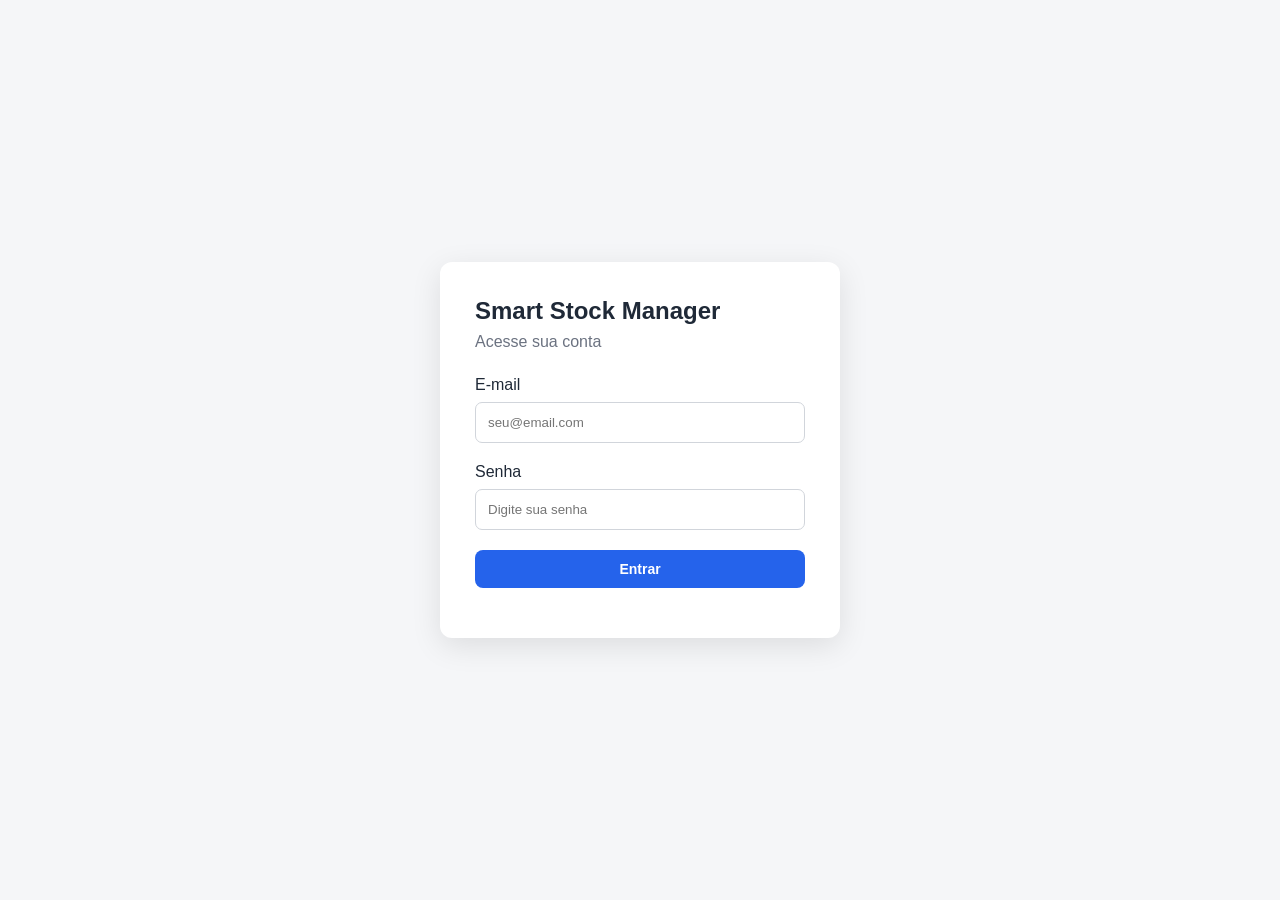
<file: Frontend/login.html>
<!DOCTYPE html>
<html lang="pt-BR">

<head>

    <meta charset="UTF-8">

    <meta
        name="viewport"
        content="width=device-width, initial-scale=1.0"
    >

    <title>Login - Smart Stock Manager</title>

    <link
        rel="stylesheet"
        href="css/style.css"
    >

</head>

<body class="login-page">

    <main class="login-container">

        <section class="login-card">

            <h1>Smart Stock Manager</h1>

            <p class="login-subtitle">
                Acesse sua conta
            </p>

            <form id="login-form">

                <label for="email">
                    E-mail
                </label>

                <input
                    type="email"
                    id="email"
                    placeholder="seu@email.com"
                    required
                >

                <label for="password">
                    Senha
                </label>

                <input
                    type="password"
                    id="password"
                    placeholder="Digite sua senha"
                    required
                >

                <button type="submit">
                    Entrar
                </button>

            </form>

            <p id="login-message"></p>

        </section>

    </main>

    <script src="js/login.js"></script>

</body>

</html>
</file>
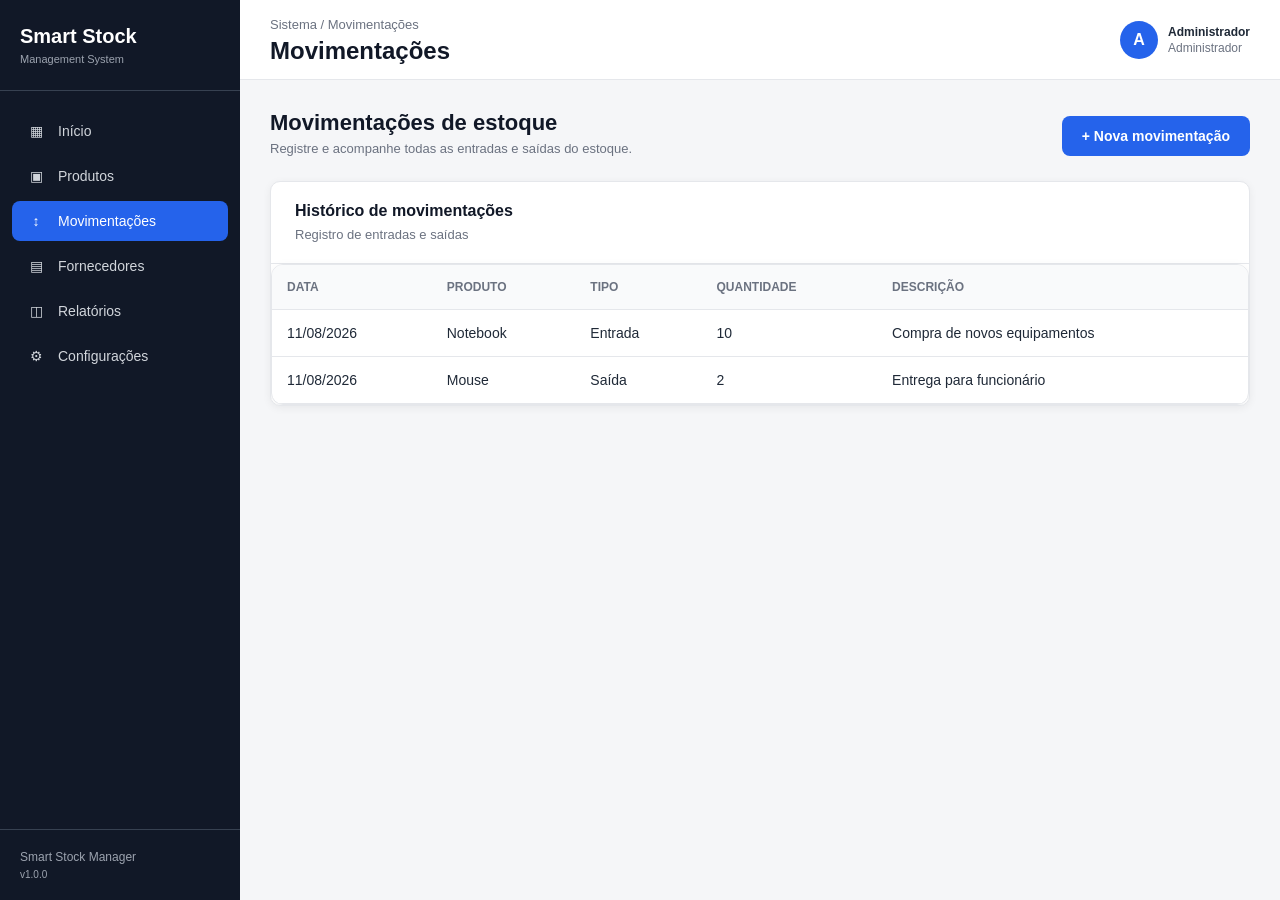
<file: Frontend/movements.html>
<!DOCTYPE html>
<html lang="pt-BR">

<head>

    <meta charset="UTF-8">

    <meta
        name="viewport"
        content="width=device-width, initial-scale=1.0"
    >

    <title>Movimentações - Smart Stock Manager</title>

    <link
        rel="stylesheet"
        href="css/style.css"
    >

</head>

<body>

<div class="app-layout">

    <!-- SIDEBAR -->

    <aside class="sidebar">

        <div class="sidebar-logo">

            <h2>
                Smart Stock
            </h2>

            <span>
                Management System
            </span>

        </div>


        <nav class="sidebar-menu">

            <a
                href="index.html"
                class="menu-item"
            >
                <span>▦</span>
                Início
            </a>


            <a
                href="products.html"
                class="menu-item"
            >
                <span>▣</span>
                Produtos
            </a>


            <a
                href="movements.html"
                class="menu-item active"
            >
                <span>↕</span>
                Movimentações
            </a>


            <a href="suppliers.html" class="menu-item">
    <span>▤</span>
    <span class="menu-text">Fornecedores</span>
</a>


            <a
                href="#"
                class="menu-item"
            >
                <span>◫</span>
                Relatórios
            </a>


            <a
                href="#"
                class="menu-item"
            >
                <span>⚙</span>
                Configurações
            </a>

        </nav>


        <div class="sidebar-footer">

            Smart Stock Manager

            <small>
                v1.0.0
            </small>

        </div>

    </aside>


    <!-- CONTEÚDO PRINCIPAL -->

    <div class="main-content">


        <!-- TOPBAR -->

        <header class="topbar">

            <div>

                <span class="breadcrumb">
                    Sistema / Movimentações
                </span>

                <h1>
                    Movimentações
                </h1>

            </div>


            <div class="user-area">

                <div class="user-avatar">
                    A
                </div>


                <div class="user-info">

                    <strong>
                        Administrador
                    </strong>

                    <span>
                        Administrador
                    </span>

                </div>

            </div>

        </header>


        <!-- CONTEÚDO -->

        <main class="dashboard-content">


            <div class="product-page-header">

                <div>

                    <h2>
                        Movimentações de estoque
                    </h2>

                    <p>
                        Registre e acompanhe todas as
                        entradas e saídas do estoque.
                    </p>

                </div>


                <button id="new-movement">

                    + Nova movimentação

                </button>

            </div>


            <!-- TABELA -->

            <section class="table-card">

                <div class="table-header">

                    <div>

                        <h3>
                            Histórico de movimentações
                        </h3>

                        <span>
                            Registro de entradas e saídas
                        </span>

                    </div>

                </div>


                <div class="table-container">

                    <table>

                        <thead>

                            <tr>

                                <th>
                                    Data
                                </th>

                                <th>
                                    Produto
                                </th>

                                <th>
                                    Tipo
                                </th>

                                <th>
                                    Quantidade
                                </th>

                                <th>
                                    Descrição
                                </th>

                            </tr>

                        </thead>


                        <tbody id="movement-list">

                            <!-- Movimentações inseridas pelo JavaScript -->

                        </tbody>

                    </table>

                </div>

            </section>

        </main>

    </div>

</div>


<!-- MODAL DE NOVA MOVIMENTAÇÃO -->

<div
    id="movement-modal"
    class="modal"
>

    <div class="modal-content">


        <div class="modal-header">

            <div>

                <h2>
                    Nova movimentação
                </h2>

                <span>
                    Registre uma entrada ou saída
                    de estoque.
                </span>

            </div>


            <button
                id="close-movement-modal"
                class="close-button"
                type="button"
            >
                ×
            </button>

        </div>


        <form id="movement-form">


            <label for="movement-product">
                Produto
            </label>

            <select
                id="movement-product"
                required
            >

                <option value="">
                    Selecione um produto
                </option>

            </select>


            <label for="movement-type">
                Tipo de movimentação
            </label>

            <select
                id="movement-type"
                required
            >

                <option value="">
                    Selecione o tipo
                </option>

                <option value="ENTRY">
                    Entrada
                </option>

                <option value="EXIT">
                    Saída
                </option>

            </select>


            <label for="movement-quantity">
                Quantidade
            </label>

            <input
                type="number"
                id="movement-quantity"
                min="1"
                placeholder="Ex: 10"
                required
            >


            <label for="movement-description">
                Descrição
            </label>

            <input
                type="text"
                id="movement-description"
                placeholder="Ex: compra de materiais"
                required
            >


            <button
                type="submit"
            >
                Registrar movimentação
            </button>


        </form>

    </div>

</div>


<script src="data/products.js"></script>

<script src="js/movements.js"></script>

</body>

</html>
</file>
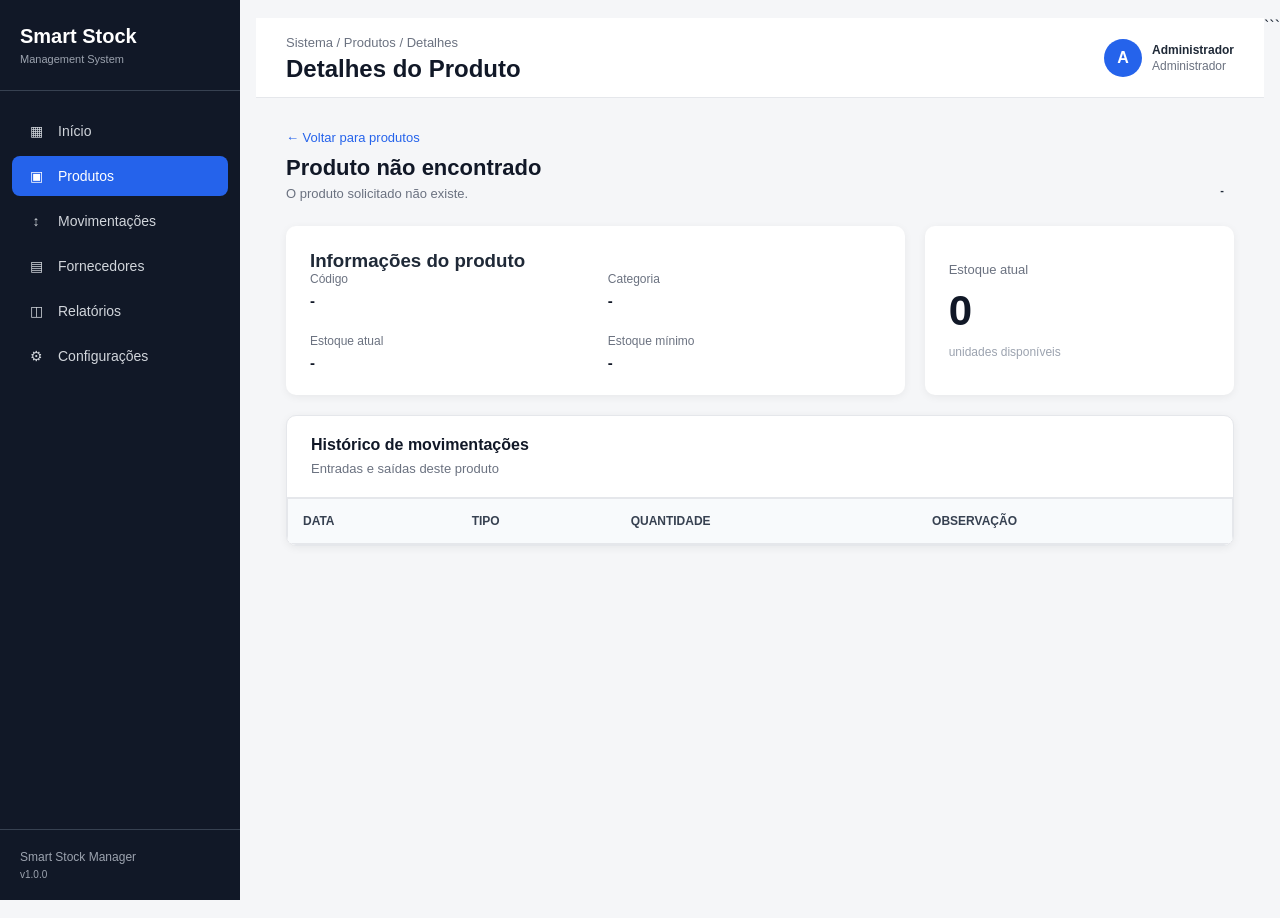
<file: Frontend/product.html>
<!DOCTYPE html>

<html lang="pt-BR">

<head>

```
<meta charset="UTF-8">

<meta
    name="viewport"
    content="width=device-width, initial-scale=1.0"
>

<title>Detalhes do Produto - Smart Stock Manager</title>

<link
    rel="stylesheet"
    href="css/style.css"
>
```

</head>

<body>

<div class="app-layout">

```
<aside class="sidebar">

    <div class="sidebar-logo">

        <h2>Smart Stock</h2>

        <span>
            Management System
        </span>

    </div>


    <nav class="sidebar-menu">

        <a
            href="index.html"
            class="menu-item"
        >
            <span>▦</span>
            Início
        </a>


        <a
            href="products.html"
            class="menu-item active"
        >
            <span>▣</span>
            Produtos
        </a>


        <a
            href="movements.html"
            class="menu-item"
        >
            <span>↕</span>
            Movimentações
        </a>


        <a
            href="#"
            class="menu-item"
        >
            <span>▤</span>
            Fornecedores
        </a>


        <a
            href="#"
            class="menu-item"
        >
            <span>◫</span>
            Relatórios
        </a>


        <a
            href="#"
            class="menu-item"
        >
            <span>⚙</span>
            Configurações
        </a>

    </nav>


    <div class="sidebar-footer">

        Smart Stock Manager

        <small>
            v1.0.0
        </small>

    </div>

</aside>


<div class="main-content">

    <header class="topbar">

        <div>

            <span class="breadcrumb">
                Sistema / Produtos / Detalhes
            </span>

            <h1>
                Detalhes do Produto
            </h1>

        </div>


        <div class="user-area">

            <div class="user-avatar">
                A
            </div>


            <div class="user-info">

                <strong>
                    Administrador
                </strong>

                <span>
                    Administrador
                </span>

            </div>

        </div>

    </header>


    <main class="dashboard-content">

        <div class="product-page-header">

            <div>

                <a
                    href="products.html"
                    class="back-link"
                >
                    ← Voltar para produtos
                </a>

                <h2 id="product-name">
                    Produto
                </h2>

                <p id="product-code">
                    Código do produto
                </p>

            </div>


            <div
                id="product-status"
                class="status"
            >
                -
            </div>

        </div>


        <section class="product-overview">

            <div class="product-info-card">

                <h3>
                    Informações do produto
                </h3>


                <div class="product-info-grid">

                    <div>

                        <span>
                            Código
                        </span>

                        <strong id="info-code">
                            -
                        </strong>

                    </div>


                    <div>

                        <span>
                            Categoria
                        </span>

                        <strong id="info-category">
                            -
                        </strong>

                    </div>


                    <div>

                        <span>
                            Estoque atual
                        </span>

                        <strong id="info-stock">
                            -
                        </strong>

                    </div>


                    <div>

                        <span>
                            Estoque mínimo
                        </span>

                        <strong id="info-minimum">
                            -
                        </strong>

                    </div>

                </div>

            </div>


            <div class="product-stock-card">

                <span>
                    Estoque atual
                </span>

                <strong id="stock-number">
                    0
                </strong>

                <small>
                    unidades disponíveis
                </small>

            </div>

        </section>


        <section class="table-card product-history">

            <div class="table-header">

                <div>

                    <h3>
                        Histórico de movimentações
                    </h3>

                    <span>
                        Entradas e saídas deste produto
                    </span>

                </div>

            </div>


            <div class="table-container">

                <table>

                    <thead>

                        <tr>

                            <th>
                                Data
                            </th>

                            <th>
                                Tipo
                            </th>

                            <th>
                                Quantidade
                            </th>

                            <th>
                                Observação
                            </th>

                        </tr>

                    </thead>


                    <tbody id="product-movements">

                    </tbody>

                </table>

            </div>

        </section>

    </main>

</div>
```

</div>

<script src="data/products.js"></script>

<script src="js/product.js"></script>

</body>

</html>
</file>
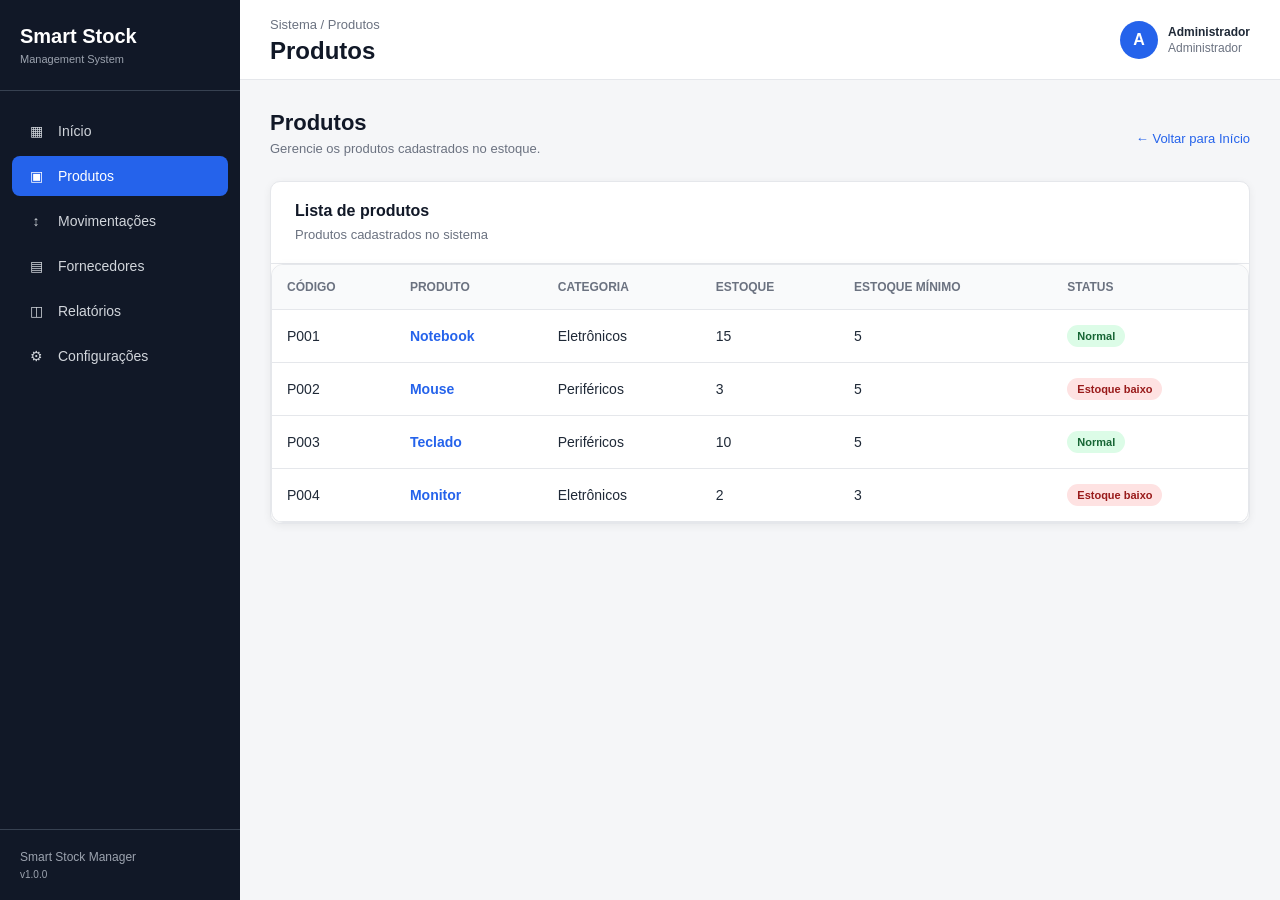
<file: Frontend/products.html>
<!DOCTYPE html>
<html lang="pt-BR">

<head>

    <meta charset="UTF-8">

    <meta
        name="viewport"
        content="width=device-width, initial-scale=1.0"
    >

    <title>Produtos - Smart Stock Manager</title>

    <link
        rel="stylesheet"
        href="css/style.css"
    >

</head>

<body>

<div class="app-layout">

    <!-- SIDEBAR -->

    <aside class="sidebar">

        <div class="sidebar-logo">

            <h2>
                Smart Stock
            </h2>

            <span>
                Management System
            </span>

        </div>


        <nav class="sidebar-menu">

            <a
                href="index.html"
                class="menu-item"
            >
                <span>▦</span>
                Início
            </a>


            <a
                href="products.html"
                class="menu-item active"
            >
                <span>▣</span>
                Produtos
            </a>


            <a
                href="movements.html"
                class="menu-item"
            >
                <span>↕</span>
                Movimentações
            </a>


            <a href="suppliers.html" class="menu-item">
    <span>▤</span>
    <span class="menu-text">Fornecedores</span>
</a>


            <a
                href="#"
                class="menu-item"
            >
                <span>◫</span>
                Relatórios
            </a>


            <a
                href="#"
                class="menu-item"
            >
                <span>⚙</span>
                Configurações
            </a>

        </nav>


        <div class="sidebar-footer">

            Smart Stock Manager

            <small>
                v1.0.0
            </small>

        </div>

    </aside>


    <!-- CONTEÚDO PRINCIPAL -->

    <div class="main-content">


        <!-- TOPBAR -->

        <header class="topbar">

            <div>

                <span class="breadcrumb">
                    Sistema / Produtos
                </span>

                <h1>
                    Produtos
                </h1>

            </div>


            <div class="user-area">

                <div class="user-avatar">
                    A
                </div>


                <div class="user-info">

                    <strong>
                        Administrador
                    </strong>

                    <span>
                        Administrador
                    </span>

                </div>

            </div>

        </header>


        <!-- CONTEÚDO -->

        <main class="dashboard-content">


            <div class="product-page-header">

                <div>

                    <h2>
                        Produtos
                    </h2>

                    <p>
                        Gerencie os produtos cadastrados
                        no estoque.
                    </p>

                </div>


                <a
                    href="index.html"
                    class="back-link"
                >
                    ← Voltar para Início
                </a>

            </div>


            <!-- TABELA -->

            <section class="table-card">

                <div class="table-header">

                    <div>

                        <h3>
                            Lista de produtos
                        </h3>

                        <span>
                            Produtos cadastrados no sistema
                        </span>

                    </div>

                </div>


                <div class="table-container">

                    <table>

                        <thead>

                            <tr>

                                <th>
                                    Código
                                </th>

                                <th>
                                    Produto
                                </th>

                                <th>
                                    Categoria
                                </th>

                                <th>
                                    Estoque
                                </th>

                                <th>
                                    Estoque mínimo
                                </th>

                                <th>
                                    Status
                                </th>

                            </tr>

                        </thead>


                        <tbody id="product-list">

                            <!-- Produtos inseridos pelo JavaScript -->

                        </tbody>

                    </table>

                </div>

            </section>

        </main>

    </div>

</div>


<script src="data/products.js"></script>

<script src="js/products.js"></script>

</body>

</html>
</file>
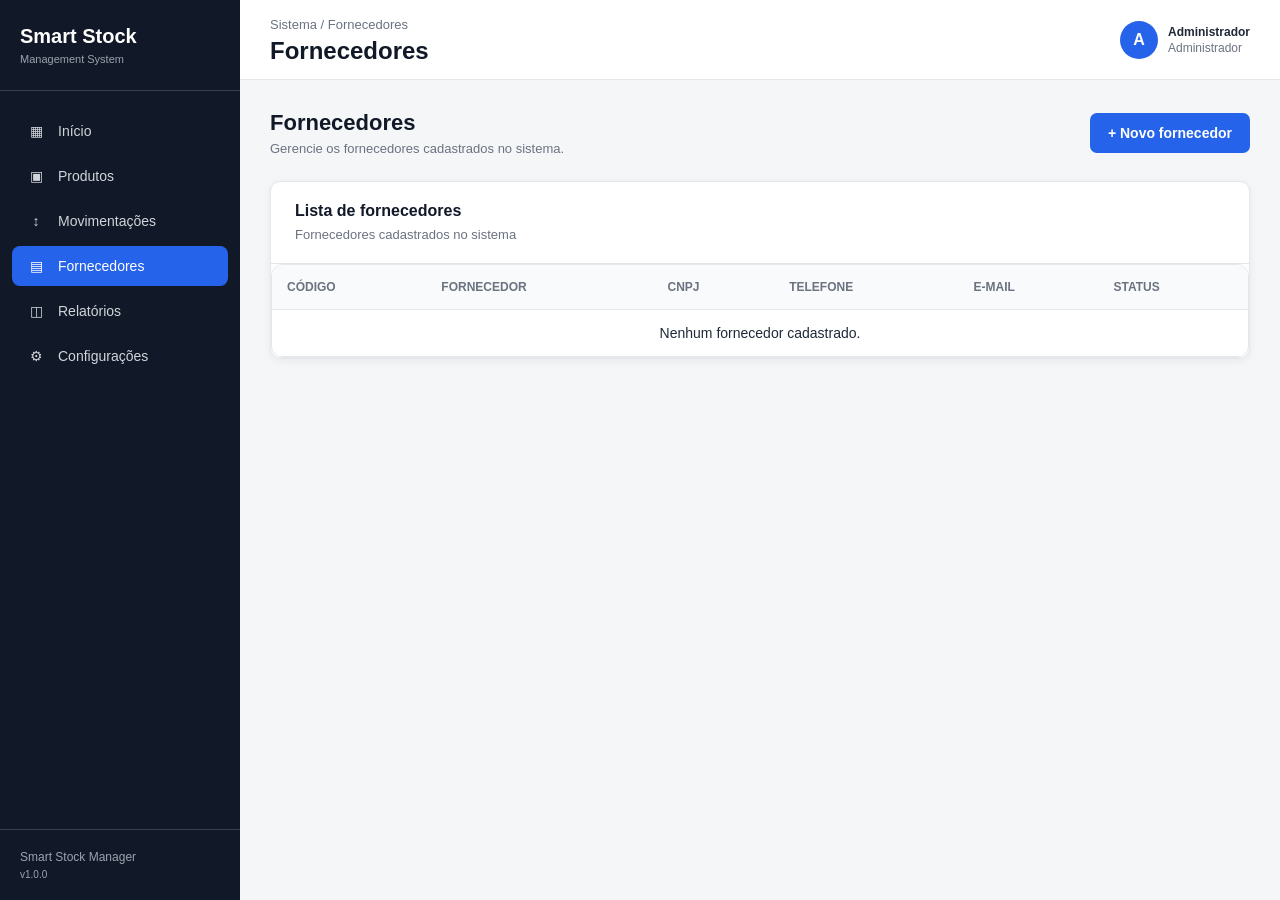
<file: Frontend/suppliers.html>
<!DOCTYPE html>
<html lang="pt-BR">

<head>

    <meta charset="UTF-8">

    <meta
        name="viewport"
        content="width=device-width, initial-scale=1.0"
    >

    <title>Fornecedores - Smart Stock Manager</title>

    <link
        rel="stylesheet"
        href="css/style.css"
    >

</head>

<body>

<div class="app-layout">

    <!-- SIDEBAR -->

    <aside class="sidebar">

        <div class="sidebar-logo">

            <h2>
                Smart Stock
            </h2>

            <span>
                Management System
            </span>

        </div>


        <nav class="sidebar-menu">

            <a
                href="index.html"
                class="menu-item"
            >
                <span>▦</span>
                <span class="menu-text">
                    Início
                </span>
            </a>


            <a
                href="products.html"
                class="menu-item"
            >
                <span>▣</span>
                <span class="menu-text">
                    Produtos
                </span>
            </a>


            <a
                href="movements.html"
                class="menu-item"
            >
                <span>↕</span>
                <span class="menu-text">
                    Movimentações
                </span>
            </a>


            <a
                href="suppliers.html"
                class="menu-item active"
            >
                <span>▤</span>
                <span class="menu-text">
                    Fornecedores
                </span>
            </a>


            <a
                href="#"
                class="menu-item"
            >
                <span>◫</span>
                <span class="menu-text">
                    Relatórios
                </span>
            </a>


            <a
                href="#"
                class="menu-item"
            >
                <span>⚙</span>
                <span class="menu-text">
                    Configurações
                </span>
            </a>

        </nav>


        <div class="sidebar-footer">

            Smart Stock Manager

            <small>
                v1.0.0
            </small>

        </div>

    </aside>


    <!-- CONTEÚDO PRINCIPAL -->

    <div class="main-content">


        <!-- TOPBAR -->

        <header class="topbar">

            <div>

                <span class="breadcrumb">
                    Sistema / Fornecedores
                </span>

                <h1>
                    Fornecedores
                </h1>

            </div>


            <div class="user-area">

                <div class="user-avatar">
                    A
                </div>


                <div class="user-info">

                    <strong>
                        Administrador
                    </strong>

                    <span>
                        Administrador
                    </span>

                </div>

            </div>

        </header>


        <!-- CONTEÚDO -->

        <main class="dashboard-content">


            <section class="page-header">

                <div>

                    <h2>
                        Fornecedores
                    </h2>

                    <p>
                        Gerencie os fornecedores cadastrados
                        no sistema.
                    </p>

                </div>


                <button
                    id="new-supplier"
                    class="primary-button"
                    type="button"
                >
                    + Novo fornecedor
                </button>

            </section>


            <!-- TABELA -->

            <section class="table-card">

                <div class="table-header">

                    <div>

                        <h3>
                            Lista de fornecedores
                        </h3>

                        <span>
                            Fornecedores cadastrados no sistema
                        </span>

                    </div>

                </div>


                <div class="table-container">

                    <table>

                       <thead>
    <tr>
        <th>Código</th>
        <th>Fornecedor</th>
        <th>CNPJ</th>
        <th>Telefone</th>
        <th>E-mail</th>
        <th>Status</th>
    </tr>
</thead>

                        <tbody id="supplier-list">

                        </tbody>

                    </table>

                </div>

            </section>

        </main>

    </div>

</div>


<!-- MODAL -->

<div
    id="supplier-modal"
    class="modal"
>

    <div class="modal-content">

        <div class="modal-header">

            <div>

                <h2>
                    Novo fornecedor
                </h2>

                <p>
                    Cadastre um novo fornecedor
                    no sistema.
                </p>

            </div>


            <button
                id="close-supplier-modal"
                class="close-button"
                type="button"
            >
                ×
            </button>

        </div>


        <form id="supplier-form">

            <label for="supplier-code">
                Código
            </label>

            <input
                type="text"
                id="supplier-code"
                placeholder="Ex: FOR001"
                required
            >


            <label for="supplier-name">
                Nome do fornecedor
            </label>

            <input
                type="text"
                id="supplier-name"
                placeholder="Ex: Tech Distribuidora"
                required
            >


            <label for="supplier-cnpj">
                CNPJ
            </label>

            <input
                type="text"
                id="supplier-cnpj"
                placeholder="Ex: 00.000.000/0001-00"
                required
            >


            <label for="supplier-phone">
                Telefone
            </label>

            <input
                type="text"
                id="supplier-phone"
                placeholder="Ex: (41) 99999-9999"
                required
            >


            <label for="supplier-email">
                E-mail
            </label>

            <input
                type="email"
                id="supplier-email"
                placeholder="Ex: contato@empresa.com"
                required
            >


            <button
                type="submit"
                class="primary-button"
            >
                Cadastrar fornecedor
            </button>

        </form>

    </div>

</div>


<script src="js/suppliers.js"></script>

</body>

</html>
</file>
<file: Frontend/css/style.css>
/* =========================================
   RESET
========================================= */

* {
    margin: 0;
    padding: 0;
    box-sizing: border-box;
}


/* =========================================
   BASE
========================================= */

body {
    font-family: Arial, sans-serif;
    background-color: #f5f6f8;
    color: #1f2937;
}

button,
input,
select {
    font-family: inherit;
}

button {
    border: none;
    cursor: pointer;
}


/* =========================================
   LAYOUT PRINCIPAL
========================================= */

.app-layout {
    display: flex;
    min-height: 100vh;
}


/* =========================================
   SIDEBAR
========================================= */

.sidebar {
    position: fixed;
    left: 0;
    top: 0;
    bottom: 0;

    width: 240px;

    background-color: #111827;
    color: white;

    display: flex;
    flex-direction: column;

    z-index: 100;
}


.sidebar-logo {
    padding: 25px 20px;
    border-bottom: 1px solid #374151;
}


.sidebar-logo h2 {
    font-size: 20px;
}


.sidebar-logo span {
    display: block;

    margin-top: 5px;

    font-size: 11px;
    color: #9ca3af;
}


.sidebar-menu {
    display: flex;
    flex-direction: column;

    gap: 5px;

    padding: 20px 12px;
}


.menu-item {
    display: flex;
    align-items: center;

    gap: 12px;

    padding: 12px 14px;

    border-radius: 8px;

    color: #d1d5db;

    text-decoration: none;

    font-size: 14px;

    transition: all 0.2s ease;
}


.menu-item:hover {
    background-color: #1f2937;
    color: white;
}


.menu-item.active {
    background-color: #2563eb;
    color: white;
}


.menu-item > span:first-child {
    width: 20px;
    text-align: center;
}


.sidebar-footer {
    margin-top: auto;

    padding: 20px;

    border-top: 1px solid #374151;

    font-size: 12px;

    color: #9ca3af;
}


.sidebar-footer small {
    display: block;
    margin-top: 5px;
}


/* =========================================
   CONTEÚDO PRINCIPAL
========================================= */

.main-content {
    width: calc(100% - 240px);

    margin-left: 240px;

    min-height: 100vh;
}


/* =========================================
   TOPBAR
========================================= */

.topbar {
    height: 80px;

    padding: 0 30px;

    background-color: white;

    border-bottom: 1px solid #e5e7eb;

    display: flex;
    align-items: center;
    justify-content: space-between;
}


.breadcrumb {
    font-size: 12px;
    color: #9ca3af;
}


.topbar h1 {
    margin-top: 4px;

    font-size: 24px;

    color: #111827;
}


/* =========================================
   USUÁRIO
========================================= */

.user-area {
    display: flex;
    align-items: center;

    gap: 10px;
}


.user-avatar {
    width: 38px;
    height: 38px;

    border-radius: 50%;

    background-color: #2563eb;

    color: white;

    display: flex;
    align-items: center;
    justify-content: center;

    font-weight: bold;
}


.user-info {
    display: flex;
    flex-direction: column;

    font-size: 12px;
}


.user-info span {
    margin-top: 2px;

    color: #6b7280;
}


/* =========================================
   CONTEÚDO
========================================= */

.dashboard-content {
    padding: 30px;
}


.page-header {
    display: flex;
    align-items: center;
    justify-content: space-between;

    margin-bottom: 25px;
}


.page-header h2 {
    margin-bottom: 6px;

    font-size: 22px;

    color: #111827;
}


.page-header p,
.section-header p {
    color: #6b7280;

    font-size: 13px;
}


/* =========================================
   BOTÕES
========================================= */

.primary-button {
    display: inline-flex;
    align-items: center;
    justify-content: center;

    padding: 11px 18px;

    border-radius: 8px;

    background-color: #2563eb;

    color: white;

    text-decoration: none;

    font-size: 14px;

    transition: all 0.2s ease;
}


.primary-button:hover {
    background-color: #1d4ed8;

    transform: translateY(-1px);
}


.edit-button {
    background-color: #eff6ff;

    color: #2563eb;

    padding: 8px 11px;

    border-radius: 6px;
}


.edit-button:hover {
    background-color: #dbeafe;
}


.delete-button {
    background-color: #fee2e2;

    color: #dc2626;

    padding: 8px 11px;

    border-radius: 6px;
}


.delete-button:hover {
    background-color: #fecaca;
}


/* =========================================
   CARDS DO DASHBOARD
========================================= */

.dashboard-cards {
    display: grid;

    grid-template-columns:
        repeat(4, minmax(0, 1fr));

    gap: 20px;

    margin-bottom: 35px;
}


.dashboard-card {
    display: flex;
    align-items: center;

    gap: 15px;

    padding: 22px;

    background-color: white;

    border: 1px solid #e5e7eb;

    border-radius: 12px;

    box-shadow:
        0 3px 12px
        rgba(0, 0, 0, 0.05);
}


.card-icon {
    width: 46px;
    height: 46px;

    border-radius: 10px;

    display: flex;
    align-items: center;
    justify-content: center;

    font-size: 20px;
}


.card-icon.blue {
    background-color: #dbeafe;
    color: #2563eb;
}


.card-icon.green {
    background-color: #dcfce7;
    color: #16a34a;
}


.card-icon.orange {
    background-color: #ffedd5;
    color: #ea580c;
}


.card-icon.purple {
    background-color: #ede9fe;
    color: #7c3aed;
}


.card-content {
    display: flex;
    flex-direction: column;

    gap: 5px;
}


.card-title {
    color: #6b7280;

    font-size: 13px;
}


.dashboard-card strong {
    font-size: 28px;

    color: #111827;
}


/* =========================================
   SEÇÕES
========================================= */

.products-section,
.charts-section {
    margin-top: 30px;
}


.section-header {
    display: flex;
    align-items: center;
    justify-content: space-between;

    margin-bottom: 18px;
}


.section-header h2 {
    margin-bottom: 5px;

    font-size: 20px;

    color: #111827;
}


/* =========================================
   TABELA
========================================= */

.table-container {
    width: 100%;

    overflow-x: auto;

    background-color: white;

    border: 1px solid #e5e7eb;

    border-radius: 12px;

    box-shadow:
        0 3px 12px
        rgba(0, 0, 0, 0.05);
}


table {
    width: 100%;

    border-collapse: collapse;

    min-width: 800px;
}


th,
td {
    padding: 15px;

    text-align: left;

    border-bottom: 1px solid #e5e7eb;
}


th {
    background-color: #f9fafb;

    color: #6b7280;

    font-size: 12px;

    text-transform: uppercase;
}


td {
    font-size: 14px;
}


tbody tr:hover {
    background-color: #f9fafb;
}


.product-link {
    color: #2563eb;

    text-decoration: none;

    font-weight: 600;
}


.product-link:hover {
    text-decoration: underline;
}


.table-actions {
    display: flex;
    gap: 5px;
}


/* =========================================
   STATUS
========================================= */

.status {
    display: inline-flex;
    align-items: center;

    padding: 5px 10px;

    border-radius: 20px;

    font-size: 11px;

    font-weight: 600;
}


.status-normal {
    background-color: #dcfce7;
    color: #166534;
}


.status-warning {
    background-color: #fef3c7;
    color: #92400e;
}


.status-low {
    background-color: #fee2e2;
    color: #991b1b;
}


/* =========================================
   GRÁFICOS
========================================= */

.charts {
    display: grid;

    grid-template-columns:
        repeat(2, minmax(0, 1fr));

    gap: 20px;
}


.chart-card {
    min-width: 0;

    padding: 24px;

    background-color: white;

    border: 1px solid #e5e7eb;

    border-radius: 12px;

    box-shadow:
        0 3px 12px
        rgba(0, 0, 0, 0.05);
}


.chart-card h3 {
    margin-bottom: 20px;

    font-size: 16px;

    color: #111827;
}


.chart-container {
    position: relative;

    width: 100%;

    height: 320px;
}


.chart-full {
    grid-column: 1 / -1;
}


.chart-container canvas {
    display: block;

    width: 100% !important;
    height: 100% !important;
}


/* =========================================
   ANÁLISE
========================================= */

.analysis-section {
    margin-top: 30px;
}


.analysis-card {
    padding: 24px;

    background-color: white;

    border: 1px solid #e5e7eb;

    border-radius: 12px;

    box-shadow:
        0 3px 12px
        rgba(0, 0, 0, 0.05);
}


.analysis-alert {
    padding: 15px;

    border-radius: 8px;
}


.analysis-alert ul {
    margin-top: 10px;

    padding-left: 20px;
}


.analysis-alert.low {
    background-color: #fee2e2;

    color: #991b1b;
}


.analysis-alert.warning {
    background-color: #fef3c7;

    color: #92400e;
}


.analysis-alert.normal {
    background-color: #dcfce7;

    color: #166534;
}


/* =========================================
   MODAL
========================================= */

.modal {
    display: none;

    position: fixed;

    z-index: 1000;

    inset: 0;

    background-color:
        rgba(15, 23, 42, 0.55);

    align-items: center;
    justify-content: center;

    padding: 20px;
}


.modal-content {
    width: 100%;

    max-width: 500px;

    padding: 30px;

    background-color: white;

    border-radius: 14px;

    box-shadow:
        0 20px 50px
        rgba(0, 0, 0, 0.2);
}


.modal-header {
    display: flex;
    align-items: flex-start;
    justify-content: space-between;

    margin-bottom: 25px;
}


.modal-header h2 {
    margin-bottom: 5px;
}


.modal-header p {
    color: #6b7280;

    font-size: 13px;
}


.close-button {
    padding: 0;

    background: none;

    color: #6b7280;

    font-size: 28px;

    line-height: 1;
}


.close-button:hover {
    background: none;

    color: #111827;
}


#product-form,
#movement-form {
    display: flex;

    flex-direction: column;

    gap: 8px;
}


#product-form label,
#movement-form label {
    margin-top: 5px;

    font-size: 13px;

    font-weight: 600;
}


#product-form input,
#movement-form input,
#movement-form select {
    width: 100%;

    padding: 11px;

    border: 1px solid #d1d5db;

    border-radius: 7px;

    outline: none;
}


#product-form input:focus,
#movement-form input:focus,
#movement-form select:focus {
    border-color: #2563eb;

    box-shadow:
        0 0 0 3px
        rgba(37, 99, 235, 0.1);
}


#product-form button {
    margin-top: 12px;
}


/* =========================================
   LOGIN
========================================= */

.login-page {
    min-height: 100vh;

    display: flex;
    align-items: center;
    justify-content: center;

    padding: 20px;
}


.login-container {
    width: 100%;

    max-width: 400px;
}


.login-card {
    padding: 35px;

    background-color: white;

    border-radius: 12px;

    box-shadow:
        0 8px 30px
        rgba(0, 0, 0, 0.1);
}


.login-card h1 {
    margin-bottom: 8px;
}


.login-subtitle {
    margin-bottom: 25px;

    color: #6b7280;
}


#login-form {
    display: flex;

    flex-direction: column;

    gap: 8px;
}


#login-form input {
    padding: 12px;

    border: 1px solid #d1d5db;

    border-radius: 7px;

    margin-bottom: 12px;
}


#login-message {
    margin-top: 15px;

    text-align: center;
}


/* =========================================
   NAVEGAÇÃO ANTIGA
========================================= */

.navigation {
    display: flex;

    gap: 10px;

    margin-top: 20px;
}


.navigation a {
    padding: 8px 12px;

    border-radius: 6px;

    color: white;

    text-decoration: none;

    font-size: 14px;
}


.navigation a:hover {
    background-color: #374151;
}


/* =========================================
   PRODUTO DETALHES
========================================= */

.product-page-header {
    display: flex;

    align-items: flex-end;

    justify-content: space-between;

    margin-bottom: 25px;
}


.back-link {
    display: inline-block;

    margin-bottom: 10px;

    color: #2563eb;

    text-decoration: none;

    font-size: 13px;
}


.product-page-header h2 {
    font-size: 22px;

    color: #111827;
}


.product-page-header p {
    margin-top: 5px;

    color: #6b7280;

    font-size: 13px;
}


.product-overview {
    display: grid;

    grid-template-columns: 2fr 1fr;

    gap: 20px;

    margin-bottom: 20px;
}


.product-info-card,
.product-stock-card {
    padding: 24px;

    background-color: white;

    border-radius: 10px;

    box-shadow:
        0 2px 8px
        rgba(0, 0, 0, 0.06);
}


.product-info-grid {
    display: grid;

    grid-template-columns:
        repeat(2, 1fr);

    gap: 25px;
}


.product-info-grid div {
    display: flex;

    flex-direction: column;

    gap: 6px;
}


.product-info-grid span {
    color: #6b7280;

    font-size: 12px;
}


.product-info-grid strong {
    color: #111827;

    font-size: 15px;
}


.product-stock-card {
    display: flex;

    flex-direction: column;

    justify-content: center;
}


.product-stock-card span {
    color: #6b7280;

    font-size: 13px;
}


.product-stock-card strong {
    margin: 10px 0;

    font-size: 42px;

    color: #111827;
}


.product-stock-card small {
    color: #9ca3af;

    font-size: 12px;
}


.product-history {
    margin-top: 20px;
}


/* =========================================
   RESPONSIVIDADE
========================================= */

@media (max-width: 1100px) {

    .dashboard-cards {
        grid-template-columns:
            repeat(2, 1fr);
    }

}


@media (max-width: 900px) {

    .sidebar {
        width: 70px;
    }


    .sidebar-logo h2,
    .sidebar-logo span,
    .menu-text,
    .sidebar-footer {
        display: none;
    }


    .menu-item {
        justify-content: center;
    }


    .main-content {
        width: calc(100% - 70px);

        margin-left: 70px;
    }


    .charts {
        grid-template-columns: 1fr;
    }


    .chart-full {
        grid-column: auto;
    }


    .product-overview {
        grid-template-columns: 1fr;
    }

}


@media (max-width: 600px) {

    .sidebar {
        display: none;
    }


    .main-content {
        width: 100%;

        margin-left: 0;
    }


    .dashboard-content {
        padding: 20px 15px;
    }


    .topbar {
        padding: 0 15px;
    }


    .user-info {
        display: none;
    }


    .page-header {
        align-items: flex-start;

        flex-direction: column;

        gap: 15px;
    }


    .dashboard-cards {
        grid-template-columns: 1fr;
    }


    .section-header {
        align-items: flex-start;

        flex-direction: column;

        gap: 15px;
    }


    .product-info-grid {
        grid-template-columns: 1fr;
    }

}
/* =========================================
   TABELA DE DETALHES DO PRODUTO
========================================= */

.table-card {
    background-color: #ffffff;
    border: 1px solid #e5e7eb;
    border-radius: 16px;
    box-shadow: 0 4px 15px rgba(0, 0, 0, 0.06);
    overflow: hidden;
}

.table-header {
    padding: 24px;
    border-bottom: 1px solid #e5e7eb;
}

.table-header h3 {
    margin: 0 0 6px;
    font-size: 18px;
    color: #111827;
}

.table-header span {
    font-size: 13px;
    color: #6b7280;
}

.product-history .table-container {
    box-shadow: none;
    border-radius: 0;
}

.product-history table {
    width: 100%;
}

.product-history th {
    background-color: #f8fafc;
    color: #374151;
    font-weight: 600;
}

.product-history td {
    color: #4b5563;
}

.product-history tbody tr:hover {
    background-color: #f9fafb;
}
/* =========================================
   BADGES DE MOVIMENTAÇÃO
========================================= */

.movement-entry {
    display: inline-block;
    padding: 5px 10px;
    border-radius: 20px;
    background-color: #dcfce7;
    color: #166534;
    font-size: 12px;
    font-weight: 600;
}

.movement-exit {
    display: inline-block;
    padding: 5px 10px;
    border-radius: 20px;
    background-color: #fee2e2;
    color: #991b1b;
    font-size: 12px;
    font-weight: 600;
}
/* =========================================
   AJUSTES FINAIS - MOVIMENTAÇÕES E TOPBAR
========================================= */

/* BOTÕES PRINCIPAIS */

button,
.btn-primary {
    background: #2563eb;
    color: #ffffff;
    border: none;
    padding: 11px 18px;
    border-radius: 8px;
    font-size: 14px;
    font-weight: 600;
    cursor: pointer;
    transition: all 0.2s ease;
}

button:hover,
.btn-primary:hover {
    background: #1d4ed8;
    transform: translateY(-1px);
    box-shadow: 0 4px 10px rgba(37, 99, 235, 0.25);
}

button:active,
.btn-primary:active {
    transform: translateY(0);
}


/* BOTÃO NOVA MOVIMENTAÇÃO */

#new-movement {
    background: #2563eb;
    color: #ffffff;
    border: none;
    padding: 12px 20px;
    border-radius: 8px;
    font-weight: 600;
    cursor: pointer;
    transition: 0.2s ease;
}

#new-movement:hover {
    background: #1d4ed8;
    box-shadow: 0 4px 12px rgba(37, 99, 235, 0.25);
}


/* BOTÃO REGISTRAR MOVIMENTAÇÃO */

#movement-form button[type="submit"] {
    background: #2563eb;
    color: #ffffff;
    border: none;
    padding: 12px 18px;
    border-radius: 8px;
    font-weight: 600;
    cursor: pointer;
    margin-top: 8px;
    transition: 0.2s ease;
}

#movement-form button[type="submit"]:hover {
    background: #1d4ed8;
    box-shadow: 0 4px 12px rgba(37, 99, 235, 0.25);
}


/* TOPBAR */

.breadcrumb {
    color: #6b7280;
    font-size: 13px;
    font-weight: 500;
}

.topbar h1 {
    color: #111827;
    font-weight: 700;
}


/* TEXTOS SECUNDÁRIOS */

.product-page-header p,
.table-header span {
    color: #6b7280;
}


/* TÍTULOS DAS SEÇÕES */

.product-page-header h2,
.table-header h3 {
    color: #111827;
}


/* MODAL */

.modal-content {
    border: 1px solid #e5e7eb;
    box-shadow: 0 20px 50px rgba(0, 0, 0, 0.15);
}

.modal-header h2 {
    color: #111827;
}


/* INPUTS DO MODAL */

#movement-form input:focus,
#movement-form select:focus,
#movement-form textarea:focus {
    outline: none;
    border-color: #2563eb;
    box-shadow: 0 0 0 3px rgba(37, 99, 235, 0.12);
}


/* BADGES DE MOVIMENTAÇÃO */

.movement-entry {
    display: inline-block;
    padding: 5px 10px;
    border-radius: 20px;
    background-color: #dcfce7;
    color: #166534;
    font-size: 12px;
    font-weight: 600;
}

.movement-exit {
    display: inline-block;
    padding: 5px 10px;
    border-radius: 20px;
    background-color: #fee2e2;
    color: #991b1b;
    font-size: 12px;
    font-weight: 600;
}
/* =========================================
   FORNECEDORES
========================================= */

#supplier-form {
    display: flex;
    flex-direction: column;
    gap: 8px;
}

#supplier-form input {
    padding: 12px;

    border: 1px solid #d1d5db;

    border-radius: 6px;

    margin-bottom: 10px;

    font-size: 14px;

    outline: none;
}

#supplier-form input:focus {
    border-color: #2563eb;
}

#supplier-form button {
    margin-top: 10px;
}


/* BOTÃO PRINCIPAL */

.primary-button {
    display: inline-flex;

    align-items: center;
    justify-content: center;

    border: none;

    background-color: #2563eb;

    color: #ffffff;

    padding: 12px 18px;

    border-radius: 7px;

    cursor: pointer;

    font-size: 14px;

    font-weight: 600;

    text-decoration: none;

    transition: 0.2s;
}

.primary-button:hover {
    background-color: #1d4ed8;
}


/* CABEÇALHO DA PÁGINA */

.page-header {
    display: flex;

    align-items: center;

    justify-content: space-between;

    margin-bottom: 25px;
}

.page-header h2 {
    margin: 0;

    color: #111827;

    font-size: 22px;
}

.page-header p {
    margin-top: 5px;

    color: #6b7280;

    font-size: 13px;
}


/* CARD DA TABELA */

.table-card {
    background-color: #ffffff;

    border-radius: 10px;

    box-shadow:
        0 2px 8px
        rgba(0, 0, 0, 0.06);

    overflow: hidden;
}

.table-header {
    padding: 20px 24px;

    border-bottom: 1px solid #e5e7eb;
}

.table-header h3 {
    margin: 0 0 5px;

    font-size: 16px;

    color: #111827;
}

.table-header span {
    color: #6b7280;

    font-size: 13px;
}


/* RESPONSIVIDADE */

@media (max-width: 700px) {

    .page-header {
        flex-direction: column;

        align-items: flex-start;

        gap: 15px;
    }

}
</file>
